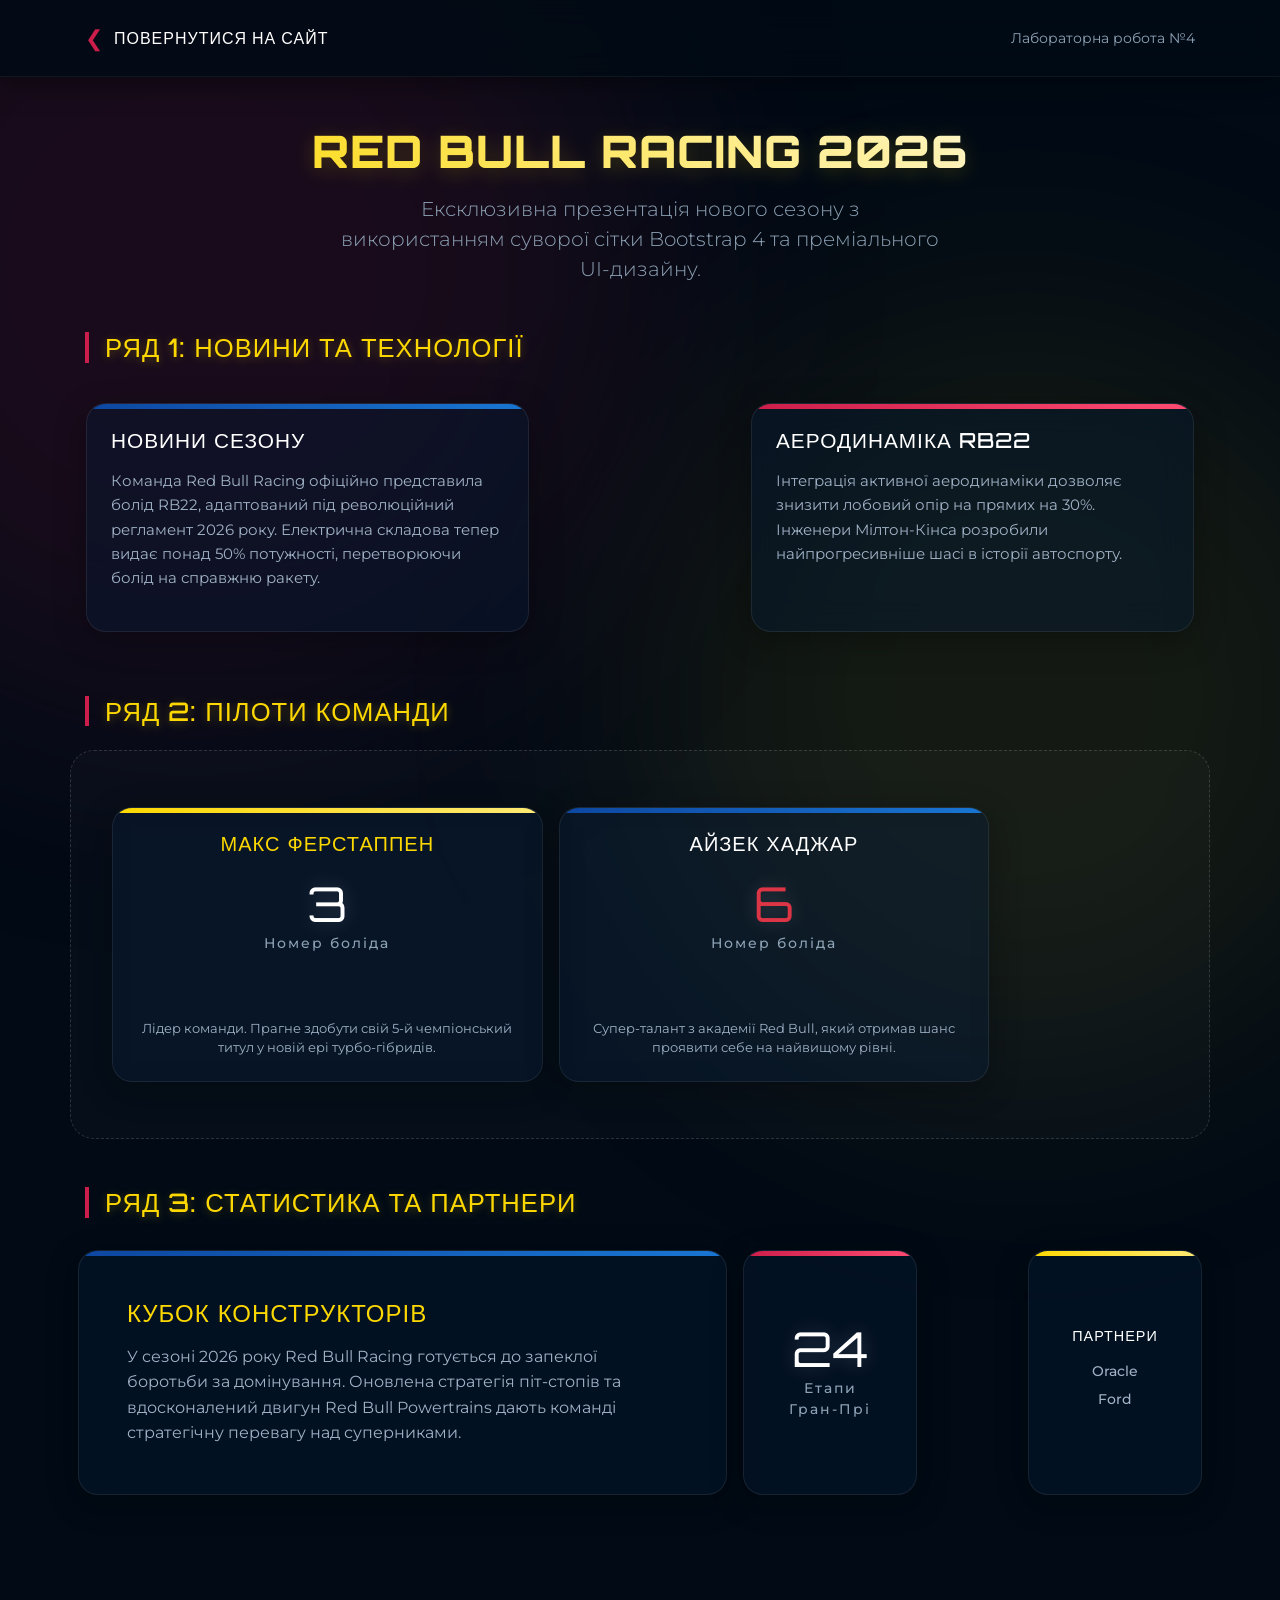
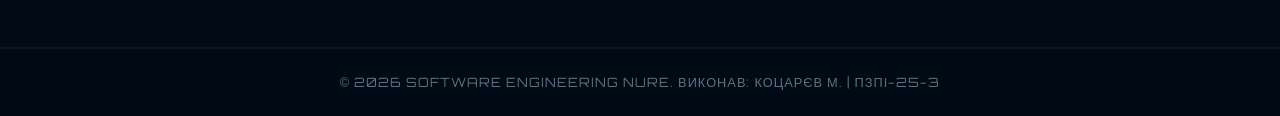
<file: bootstrap-page.html>
<!DOCTYPE html>
<html lang="uk">

<head>
    <meta charset="UTF-8">
    <meta name="viewport" content="width=device-width, initial-scale=1.0">
    <title>Red Bull Racing 2026 — Преміум Лаб 4</title>

    <!-- Bootstrap 4 CDN -->
    <link rel="stylesheet" href="https://cdn.jsdelivr.net/npm/bootstrap@4.6.2/dist/css/bootstrap.min.css">

    <!-- Google Fonts для преміального вигляду -->
    <link
        href="https://fonts.googleapis.com/css2?family=Montserrat:wght@400;500;700;800&family=Orbitron:wght@700;900&display=swap"
        rel="stylesheet">

    <style>
        /* ==========================================
           ГЛОБАЛЬНІ СТИЛІ ТА ФОН (ГЛАСМОРФІЗМ)
           ========================================== */
        body {
            background-color: #010a15;
            color: #e2e8f0;
            font-family: 'Montserrat', sans-serif;
            position: relative;
            overflow-x: hidden;
            min-height: 100vh;
        }

        /* Фонові свічення (orbs) для глибини */
        body::before,
        body::after {
            content: '';
            position: fixed;
            border-radius: 50%;
            filter: blur(130px);
            z-index: -1;
            pointer-events: none;
        }

        body::before {
            width: 70vw;
            height: 70vw;
            background: rgba(204, 30, 74, 0.12);
            /* Червоне свічення */
            top: -20vh;
            left: -20vw;
        }

        body::after {
            width: 60vw;
            height: 60vw;
            background: rgba(252, 215, 0, 0.08);
            /* Жовте свічення */
            bottom: -20vh;
            right: -10vw;
        }

        h1,
        h2,
        h3,
        h4,
        h5,
        .orbitron {
            font-family: 'Orbitron', sans-serif;
            letter-spacing: 1px;
            text-transform: uppercase;
        }

        /* ==========================================
           НАВІГАЦІЯ ТА ШАПКА
           ========================================== */
        .rbr-navbar {
            background: rgba(1, 10, 21, 0.8);
            backdrop-filter: blur(15px);
            border-bottom: 1px solid rgba(255, 255, 255, 0.05);
            box-shadow: 0 4px 30px rgba(0, 0, 0, 0.5);
        }

        .header-title {
            font-weight: 900;
            font-size: 2.8rem;
            background: linear-gradient(to right, #fcd700, #ffffff);
            -webkit-background-clip: text;
            -webkit-text-fill-color: transparent;
            text-shadow: 0 4px 20px rgba(252, 215, 0, 0.2);
        }

        /* ==========================================
           ПРЕМІАЛЬНІ КАРТКИ (БЛОКИ)
           ========================================== */
        .rbr-card {
            background: rgba(6, 29, 56, 0.4);
            backdrop-filter: blur(16px);
            -webkit-backdrop-filter: blur(16px);
            border: 1px solid rgba(255, 255, 255, 0.08);
            border-radius: 20px;
            box-shadow: 0 8px 32px rgba(0, 0, 0, 0.3);
            transition: all 0.4s cubic-bezier(0.175, 0.885, 0.32, 1.275);
            position: relative;
            overflow: hidden;
            display: flex;
            flex-direction: column;
        }

        .rbr-card:hover {
            transform: translateY(-8px);
            box-shadow: 0 15px 45px rgba(204, 30, 74, 0.15);
            border-color: rgba(255, 255, 255, 0.2);
            background: rgba(6, 29, 56, 0.6);
        }

        /* Кольорові акценти зверху карток */
        .rbr-card::before {
            content: '';
            position: absolute;
            top: 0;
            left: 0;
            right: 0;
            height: 5px;
            z-index: 10;
        }

        .card-red::before {
            background: linear-gradient(90deg, #cc1e4a, #ff4b72);
        }

        .card-yellow::before {
            background: linear-gradient(90deg, #fcd700, #ffea75);
        }

        .card-blue::before {
            background: linear-gradient(90deg, #0d47a1, #1976d2);
        }

        /* ==========================================
           КОНТЕНТ ТА ТИПОГРАФІКА
           ========================================== */
        .row-title {
            color: #fcd700;
            font-size: 1.6rem;
            border-left: 4px solid #cc1e4a;
            padding-left: 16px;
            text-shadow: 0 2px 10px rgba(252, 215, 0, 0.3);
            display: inline-block;
        }

        .stat-value {
            font-size: 3rem;
            color: #fff;
            line-height: 1;
            margin-bottom: 5px;
            text-shadow: 0 0 20px rgba(255, 255, 255, 0.2);
        }

        .stat-label {
            color: #8da2b5;
            font-size: 0.85rem;
            letter-spacing: 2px;
            font-weight: 500;
        }

        .rbr-container-wrapper {
            background: rgba(255, 255, 255, 0.02);
            border: 1px dashed rgba(255, 255, 255, 0.15);
            border-radius: 24px;
        }

        /* Футер */
        .rbr-footer {
            background: rgba(1, 10, 21, 0.9);
            border-top: 2px solid rgba(255, 255, 255, 0.05);
            backdrop-filter: blur(10px);
        }

        /* ==========================================
           АНІМАЦІЇ ПОЯВИ
           ========================================== */
        @keyframes fadeInUp {
            from {
                opacity: 0;
                transform: translateY(30px);
            }

            to {
                opacity: 1;
                transform: translateY(0);
            }
        }

        .animate-up {
            animation: fadeInUp 0.8s cubic-bezier(0.2, 0.8, 0.2, 1) forwards;
            opacity: 0;
        }

        .delay-1 {
            animation-delay: 0.1s;
        }

        .delay-2 {
            animation-delay: 0.2s;
        }

        .delay-3 {
            animation-delay: 0.3s;
        }

        .delay-4 {
            animation-delay: 0.4s;
        }
    </style>
</head>

<body>

    <!-- Навігація для повернення на головну -->
    <nav class="navbar navbar-expand-lg rbr-navbar sticky-top py-3">
        <div class="container">
            <a class="navbar-brand orbitron d-flex align-items-center" href="index.html"
                style="color: #fff; font-size: 1rem;">
                <span style="color: #cc1e4a; font-size: 1.4rem; margin-right: 10px;">❮</span> Повернутися на сайт
            </a>
            <span class="navbar-text ml-auto d-none d-sm-block" style="color: #8da2b5; font-size: 0.85rem;">
                Лабораторна робота №4
            </span>
        </div>
    </nav>

    <!-- Шапка сторінки -->
    <header class="container text-center mt-5 mb-5 animate-up">
        <h1 class="header-title mb-3">Red Bull Racing 2026</h1>
        <p class="lead" style="color: #8da2b5; max-width: 600px; margin: 0 auto;">
            Ексклюзивна презентація нового сезону з використанням суворої сітки Bootstrap 4 та преміального UI-дизайну.
        </p>
    </header>

    <!-- Основний контейнер сітки Bootstrap -->
    <div class="container pb-5">

        <!-- РЯД 1: 2 блоки (При зменшенні до -md- займають по 5 колонок) -->
        <h3 class="row-title mb-4 animate-up delay-1">Ряд 1: Новини та Технології</h3>
        <div class="row mb-5">
            <!-- Блок 1.1 -->
            <div class="col-12 col-sm-6 col-md-5 p-3 mb-3 mb-sm-0 animate-up delay-1">
                <div class="rbr-card card-blue p-4 h-100">
                    <h4 style="color: #fff; font-size: 1.3rem;" class="mb-3">Новини сезону</h4>
                    <p style="color: #a0b2c6; font-size: 0.95rem; line-height: 1.6;">
                        Команда Red Bull Racing офіційно представила болід RB22, адаптований під революційний регламент
                        2026 року. Електрична складова тепер видає понад 50% потужності, перетворюючи болід на справжню
                        ракету.
                    </p>
                </div>
            </div>

            <!-- Блок 1.2: При зменшенні до -xs- зникає (d-none d-sm-block) -->
            <!-- Використовуємо зсув (offset-md-2) для правильного розташування -->
            <div class="col-12 col-sm-6 col-md-5 offset-md-2 p-3 d-none d-sm-block animate-up delay-2">
                <div class="rbr-card card-red p-4 h-100">
                    <h4 style="color: #fff; font-size: 1.3rem;" class="mb-3">Аеродинаміка RB22</h4>
                    <p style="color: #a0b2c6; font-size: 0.95rem; line-height: 1.6;">
                        Інтеграція активної аеродинаміки дозволяє знизити лобовий опір на прямих на 30%. Інженери
                        Мілтон-Кінса розробили найпрогресивніше шасі в історії автоспорту.
                    </p>
                </div>
            </div>
        </div>

        <!-- РЯД 2: 1 блок, в який вкладено 2 блоки по 5 колонок -->
        <h3 class="row-title mb-4 animate-up delay-2">Ряд 2: Пілоти команди</h3>
        <div class="row mb-5 animate-up delay-2">
            <!-- Основний 1 блок 2-го ряду -->
            <div class="col-12 rbr-container-wrapper p-4 p-md-5">

                <!-- Вкладений ряд -->
                <div class="row align-items-center">
                    <!-- Вкладений Блок 2.1: Зникає при зменшенні до -sm- (d-none d-md-block) -->
                    <div class="col-5 p-2 d-none d-md-block">
                        <div class="rbr-card card-yellow p-4 text-center h-100">
                            <h5 style="color: #fcd700; margin-bottom: 1.5rem;">Макс Ферстаппен</h5>
                            <div class="stat-value orbitron">3</div>
                            <div class="stat-label mb-3">Номер боліда</div>
                            <hr style="border-top: 1px solid rgba(255,255,255,0.1);">
                            <p class="small mt-3 mb-0" style="color: #a0b2c6;">Лідер команди. Прагне здобути свій 5-й
                                чемпіонський титул у новій ері турбо-гібридів.</p>
                        </div>
                    </div>

                    <!-- Вкладений Блок 2.2 -->
                    <!-- Використано offset-2 для розділення блоків у вкладеному ряду -->
                    <div class="col-5 offset-md-2 p-2 mx-auto mx-md-0">
                        <div class="rbr-card card-blue p-4 text-center h-100">
                            <h5 style="color: #fff; margin-bottom: 1.5rem;">Айзек Хаджар</h5>
                            <div class="stat-value orbitron text-danger">6</div>
                            <div class="stat-label mb-3">Номер боліда</div>
                            <hr style="border-top: 1px solid rgba(255,255,255,0.1);">
                            <p class="small mt-3 mb-0" style="color: #a0b2c6;">Супер-талант з академії Red Bull, який
                                отримав шанс проявити себе на найвищому рівні.</p>
                        </div>
                    </div>
                </div>
            </div>
        </div>

        <!-- РЯД 3: 1 блок (7 колонок) і ще 2 блоки (по 2 колонки) -->
        <h3 class="row-title mb-4 animate-up delay-3">Ряд 3: Статистика та Партнери</h3>
        <div class="row mb-5">
            <!-- Блок 3.1: 7 колонок -->
            <div class="col-7 p-2 animate-up delay-3">
                <div class="rbr-card card-blue p-4 p-lg-5 h-100 justify-content-center">
                    <h4 style="color: #fcd700;" class="mb-3">Кубок Конструкторів</h4>
                    <p style="color: #a0b2c6; font-size: 1rem; line-height: 1.6;" class="mb-0">
                        У сезоні 2026 року Red Bull Racing готується до запеклої боротьби за домінування. Оновлена
                        стратегія піт-стопів та вдосконалений двигун Red Bull Powertrains дають команді стратегічну
                        перевагу над суперниками.
                    </p>
                </div>
            </div>

            <!-- Блок 3.2: 2 колонки -->
            <div class="col-2 p-2 animate-up delay-4">
                <div
                    class="rbr-card card-red p-3 h-100 text-center d-flex flex-column justify-content-center align-items-center">
                    <div class="stat-value orbitron">24</div>
                    <div class="stat-label">Етапи<br>Гран-Прі</div>
                </div>
            </div>

            <!-- Блок 3.3: 2 колонки -->
            <!-- Використовуємо зсув колонок offset-1 для останнього блоку (7 + 2 + 1(offset) + 2 = 12) -->
            <div class="col-2 offset-1 p-2 animate-up delay-4">
                <div
                    class="rbr-card card-yellow p-3 h-100 text-center d-flex flex-column justify-content-center align-items-center">
                    <h5 style="color: #fff; font-size: 0.9rem;" class="mb-3">Партнери</h5>
                    <ul class="list-unstyled mb-0" style="color: #a0b2c6; font-weight: 500; font-size: 0.85rem;">
                        <li class="mb-2">Oracle</li>
                        <li class="mb-2">Ford</li>
                    </ul>
                </div>
            </div>
        </div>

    </div>

    <!-- Футер з обов'язковим копірайтом -->
    <footer class="rbr-footer py-4 text-center mt-5">
        <div class="container">
            <p class="mb-0 orbitron" style="color: #5d7186; font-size: 0.8rem; letter-spacing: 1px;">
                &copy; 2026 SOFTWARE ENGINEERING NURE. ВИКОНАВ: КОЦАРЄВ М. | ПЗПІ-25-3
            </p>
        </div>
    </footer>

    <!-- Bootstrap Скрипти -->
    <script src="https://code.jquery.com/jquery-3.5.1.slim.min.js"></script>
    <script src="https://cdn.jsdelivr.net/npm/popper.js@1.16.1/dist/umd/popper.min.js"></script>
    <script src="https://cdn.jsdelivr.net/npm/bootstrap@4.6.2/dist/js/bootstrap.min.js"></script>
</body>

</html>
</file>
